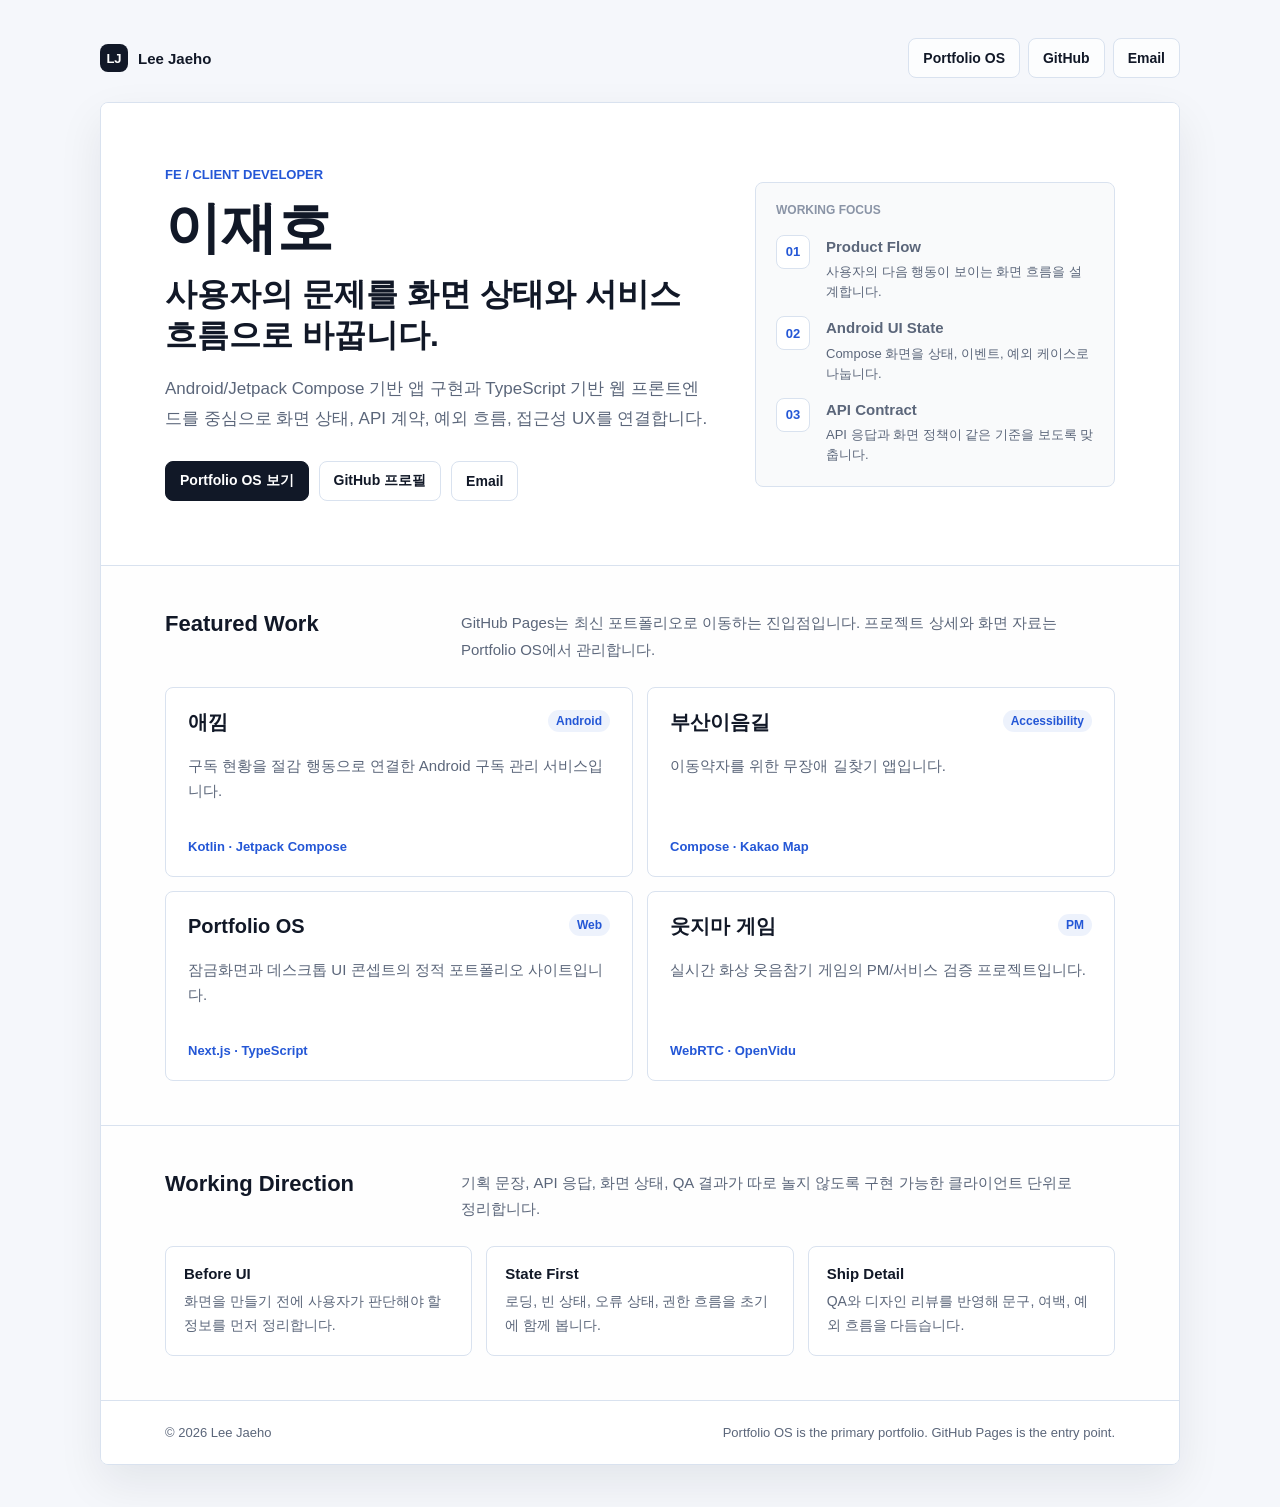
<file: index.html>
<!DOCTYPE html>
<html lang="ko">
<head>
    <meta charset="UTF-8">
    <meta name="viewport" content="width=device-width, initial-scale=1.0">
    <meta name="description" content="이재호 FE/Client Developer 포트폴리오 진입 페이지">
    <title>이재호 | FE/Client Developer</title>
    <link rel="stylesheet" href="./style.css">
</head>
<body>
    <main class="page">
        <header class="topbar">
            <div class="brand">
                <span class="brand-mark">LJ</span>
                <span>Lee Jaeho</span>
            </div>
            <nav class="nav" aria-label="주요 링크">
                <a href="https://portfolio-os-nine-rho.vercel.app">Portfolio OS</a>
                <a href="https://github.com/Ficstory">GitHub</a>
                <a href="mailto:dlwo4367@gmail.com">Email</a>
            </nav>
        </header>

        <div class="shell">
            <section class="hero" aria-labelledby="hero-title">
                <div>
                    <p class="kicker">FE / Client Developer</p>
                    <h1>이재호</h1>
                    <p class="hero-title" id="hero-title">사용자의 문제를 화면 상태와 서비스 흐름으로 바꿉니다.</p>
                    <p class="lead">
                        Android/Jetpack Compose 기반 앱 구현과 TypeScript 기반 웹 프론트엔드를 중심으로
                        화면 상태, API 계약, 예외 흐름, 접근성 UX를 연결합니다.
                    </p>
                    <div class="actions">
                        <a class="button primary" href="https://portfolio-os-nine-rho.vercel.app">Portfolio OS 보기</a>
                        <a class="button" href="https://github.com/Ficstory/Ficstory">GitHub 프로필</a>
                        <a class="button" href="mailto:dlwo4367@gmail.com">Email</a>
                    </div>
                </div>

                <aside class="focus-panel" aria-label="현재 집중하는 작업 방식">
                    <p class="panel-label">Working Focus</p>
                    <ul class="focus-list">
                        <li>
                            <span class="index">01</span>
                            <span>
                                <strong>Product Flow</strong>
                                사용자의 다음 행동이 보이는 화면 흐름을 설계합니다.
                            </span>
                        </li>
                        <li>
                            <span class="index">02</span>
                            <span>
                                <strong>Android UI State</strong>
                                Compose 화면을 상태, 이벤트, 예외 케이스로 나눕니다.
                            </span>
                        </li>
                        <li>
                            <span class="index">03</span>
                            <span>
                                <strong>API Contract</strong>
                                API 응답과 화면 정책이 같은 기준을 보도록 맞춥니다.
                            </span>
                        </li>
                    </ul>
                </aside>
            </section>

            <section class="section" aria-labelledby="work-title">
                <div class="section-header">
                    <h2 id="work-title">Featured Work</h2>
                    <p class="section-note">
                        GitHub Pages는 최신 포트폴리오로 이동하는 진입점입니다.
                        프로젝트 상세와 화면 자료는 Portfolio OS에서 관리합니다.
                    </p>
                </div>
                <div class="project-grid">
                    <a class="project-card" href="https://github.com/Ficstory/aekkim">
                        <div>
                            <header>
                                <h3>애낌</h3>
                                <span class="meta">Android</span>
                            </header>
                            <p>구독 현황을 절감 행동으로 연결한 Android 구독 관리 서비스입니다.</p>
                        </div>
                        <div class="stack">Kotlin · Jetpack Compose</div>
                    </a>
                    <a class="project-card" href="https://github.com/Ficstory/eumgil">
                        <div>
                            <header>
                                <h3>부산이음길</h3>
                                <span class="meta">Accessibility</span>
                            </header>
                            <p>이동약자를 위한 무장애 길찾기 앱입니다.</p>
                        </div>
                        <div class="stack">Compose · Kakao Map</div>
                    </a>
                    <a class="project-card" href="https://portfolio-os-nine-rho.vercel.app">
                        <div>
                            <header>
                                <h3>Portfolio OS</h3>
                                <span class="meta">Web</span>
                            </header>
                            <p>잠금화면과 데스크톱 UI 콘셉트의 정적 포트폴리오 사이트입니다.</p>
                        </div>
                        <div class="stack">Next.js · TypeScript</div>
                    </a>
                    <a class="project-card" href="https://github.com/Ficstory/AI-Laugh-Detector-WebRTC">
                        <div>
                            <header>
                                <h3>웃지마 게임</h3>
                                <span class="meta">PM</span>
                            </header>
                            <p>실시간 화상 웃음참기 게임의 PM/서비스 검증 프로젝트입니다.</p>
                        </div>
                        <div class="stack">WebRTC · OpenVidu</div>
                    </a>
                </div>
            </section>

            <section class="section" aria-labelledby="direction-title">
                <div class="section-header">
                    <h2 id="direction-title">Working Direction</h2>
                    <p class="section-note">
                        기획 문장, API 응답, 화면 상태, QA 결과가 따로 놀지 않도록
                        구현 가능한 클라이언트 단위로 정리합니다.
                    </p>
                </div>
                <div class="direction-grid">
                    <div class="direction-item">
                        <strong>Before UI</strong>
                        <p>화면을 만들기 전에 사용자가 판단해야 할 정보를 먼저 정리합니다.</p>
                    </div>
                    <div class="direction-item">
                        <strong>State First</strong>
                        <p>로딩, 빈 상태, 오류 상태, 권한 흐름을 초기에 함께 봅니다.</p>
                    </div>
                    <div class="direction-item">
                        <strong>Ship Detail</strong>
                        <p>QA와 디자인 리뷰를 반영해 문구, 여백, 예외 흐름을 다듬습니다.</p>
                    </div>
                </div>
            </section>

            <footer class="footer">
                <span>© 2026 Lee Jaeho</span>
                <span>Portfolio OS is the primary portfolio. GitHub Pages is the entry point.</span>
            </footer>
        </div>
    </main>
</body>
</html>
</file>
<file: style.css>
:root {
    --bg: #f5f7fb;
    --surface: #ffffff;
    --surface-soft: #f9fafb;
    --ink: #111827;
    --muted: #5b667a;
    --subtle: #8a94a6;
    --line: #d9e2ef;
    --blue: #2457d6;
    --shadow: 0 18px 45px rgba(17, 24, 39, 0.08);
}

* {
    box-sizing: border-box;
}

body {
    margin: 0;
    min-height: 100vh;
    font-family: "Pretendard", "Noto Sans KR", "Segoe UI", Arial, sans-serif;
    background: var(--bg);
    color: var(--ink);
    letter-spacing: 0;
    overflow-x: hidden;
}

a {
    color: inherit;
}

.page {
    width: calc(100% - 40px);
    max-width: 1080px;
    margin: 0 auto;
    padding: 28px 0 42px;
}

.topbar {
    display: flex;
    align-items: center;
    justify-content: space-between;
    gap: 20px;
    padding: 10px 0 24px;
}

.brand {
    display: flex;
    align-items: center;
    gap: 10px;
    font-size: 15px;
    font-weight: 800;
}

.brand-mark {
    display: inline-grid;
    width: 28px;
    height: 28px;
    place-items: center;
    border-radius: 8px;
    background: var(--ink);
    color: #ffffff;
    font-size: 13px;
}

.nav {
    display: flex;
    align-items: center;
    gap: 8px;
    flex-wrap: wrap;
    justify-content: flex-end;
}

.nav a,
.button {
    display: inline-flex;
    align-items: center;
    justify-content: center;
    min-height: 40px;
    padding: 0 14px;
    border: 1px solid var(--line);
    border-radius: 8px;
    background: rgba(255, 255, 255, 0.72);
    color: var(--ink);
    text-decoration: none;
    font-size: 14px;
    font-weight: 750;
}

.nav a:hover,
.button:hover {
    border-color: rgba(36, 87, 214, 0.45);
}

.button.primary {
    background: var(--ink);
    border-color: var(--ink);
    color: #ffffff;
}

.shell {
    overflow: hidden;
    border: 1px solid var(--line);
    border-radius: 8px;
    background: rgba(255, 255, 255, 0.78);
    box-shadow: var(--shadow);
    max-width: 100%;
}

.hero {
    display: grid;
    grid-template-columns: minmax(0, 1fr) 360px;
    gap: 44px;
    align-items: center;
    padding: 64px;
    background: var(--surface);
}

.hero > * {
    min-width: 0;
}

.kicker {
    margin: 0 0 18px;
    color: var(--blue);
    font-size: 13px;
    font-weight: 850;
    text-transform: uppercase;
}

h1 {
    margin: 0;
    font-size: 56px;
    line-height: 1;
    letter-spacing: 0;
}

.hero-title {
    max-width: 680px;
    margin: 18px 0 0;
    font-size: 32px;
    line-height: 1.28;
    font-weight: 850;
    letter-spacing: 0;
}

.lead {
    max-width: 680px;
    margin: 18px 0 0;
    color: var(--muted);
    font-size: 17px;
    line-height: 1.75;
    overflow-wrap: anywhere;
}

.actions {
    display: flex;
    flex-wrap: wrap;
    gap: 10px;
    margin-top: 28px;
}

.focus-panel {
    border: 1px solid var(--line);
    border-radius: 8px;
    background: var(--surface-soft);
    padding: 20px;
}

.panel-label {
    margin: 0 0 18px;
    color: var(--subtle);
    font-size: 12px;
    font-weight: 850;
    text-transform: uppercase;
}

.focus-list {
    display: grid;
    gap: 14px;
    margin: 0;
    padding: 0;
    list-style: none;
}

.focus-list li {
    display: grid;
    grid-template-columns: 38px minmax(0, 1fr);
    gap: 12px;
    align-items: start;
}

.index {
    display: inline-grid;
    width: 34px;
    height: 34px;
    place-items: center;
    border: 1px solid var(--line);
    border-radius: 8px;
    background: #ffffff;
    color: var(--blue);
    font-size: 13px;
    font-weight: 850;
}

.focus-list strong {
    display: block;
    margin-bottom: 4px;
    font-size: 15px;
}

.focus-list span:last-child {
    color: var(--muted);
    font-size: 13px;
    line-height: 1.55;
}

.section {
    padding: 44px 64px;
    border-top: 1px solid var(--line);
    background: rgba(255, 255, 255, 0.64);
}

.section-header {
    display: grid;
    grid-template-columns: 260px minmax(0, 1fr);
    gap: 36px;
    align-items: start;
    margin-bottom: 24px;
}

h2 {
    margin: 0;
    font-size: 22px;
    line-height: 1.25;
}

.section-note {
    max-width: 620px;
    margin: 0;
    color: var(--muted);
    font-size: 15px;
    line-height: 1.75;
    overflow-wrap: anywhere;
}

.project-grid {
    display: grid;
    grid-template-columns: repeat(2, minmax(0, 1fr));
    gap: 14px;
}

.project-card {
    display: flex;
    min-width: 0;
    min-height: 190px;
    flex-direction: column;
    justify-content: space-between;
    padding: 22px;
    border: 1px solid var(--line);
    border-radius: 8px;
    background: var(--surface);
    text-decoration: none;
    transition: border-color 0.2s ease, transform 0.2s ease, box-shadow 0.2s ease;
}

.project-card:hover,
.project-card:focus-visible {
    border-color: rgba(36, 87, 214, 0.48);
    box-shadow: 0 16px 32px rgba(17, 24, 39, 0.08);
    transform: translateY(-2px);
}

.project-card header {
    display: flex;
    align-items: flex-start;
    justify-content: space-between;
    gap: 16px;
    margin-bottom: 18px;
}

.project-card h3 {
    margin: 0;
    font-size: 20px;
    line-height: 1.25;
}

.project-card p {
    margin: 0;
    color: var(--muted);
    font-size: 15px;
    line-height: 1.7;
    overflow-wrap: anywhere;
}

.meta {
    display: inline-flex;
    flex-shrink: 0;
    padding: 4px 8px;
    border-radius: 999px;
    background: rgba(36, 87, 214, 0.08);
    color: var(--blue);
    font-size: 12px;
    font-weight: 850;
    white-space: nowrap;
}

.stack {
    margin-top: 18px;
    color: var(--blue);
    font-size: 13px;
    font-weight: 850;
}

.direction-grid {
    display: grid;
    grid-template-columns: repeat(3, minmax(0, 1fr));
    gap: 14px;
}

.direction-item {
    min-width: 0;
    padding: 18px;
    border: 1px solid var(--line);
    border-radius: 8px;
    background: var(--surface);
}

.direction-item strong {
    display: block;
    margin-bottom: 8px;
    font-size: 15px;
}

.direction-item p {
    margin: 0;
    color: var(--muted);
    font-size: 14px;
    line-height: 1.65;
}

.footer {
    display: flex;
    align-items: center;
    justify-content: space-between;
    gap: 20px;
    padding: 24px 64px;
    border-top: 1px solid var(--line);
    background: var(--surface);
    color: var(--muted);
    font-size: 13px;
}

@media (max-width: 920px) {
    .hero {
        grid-template-columns: 1fr;
        padding: 48px;
    }

    h1 {
        font-size: 48px;
    }

    .hero-title {
        font-size: 28px;
    }

    .section,
    .footer {
        padding-right: 48px;
        padding-left: 48px;
    }

    .section-header {
        grid-template-columns: 1fr;
        gap: 12px;
    }
}

@media (max-width: 680px) {
    .page {
        width: calc(100% - 28px);
        max-width: 360px;
        padding-top: 18px;
    }

    .topbar {
        align-items: flex-start;
        flex-direction: column;
    }

    .nav {
        width: 100%;
        display: grid;
        grid-template-columns: 1fr;
        justify-content: flex-start;
    }

    .nav a {
        min-width: 0;
        padding: 0 8px;
        font-size: 13px;
    }

    .button {
        width: 100%;
    }

    .hero,
    .section,
    .footer {
        padding: 24px;
    }

    h1 {
        font-size: 38px;
    }

    .hero-title {
        font-size: 24px;
        line-height: 1.36;
        word-break: keep-all;
        overflow-wrap: anywhere;
    }

    .lead {
        font-size: 16px;
    }

    .actions,
    .footer {
        flex-direction: column;
        align-items: stretch;
    }

    .project-grid,
    .direction-grid {
        grid-template-columns: 1fr;
    }
}
</file>
